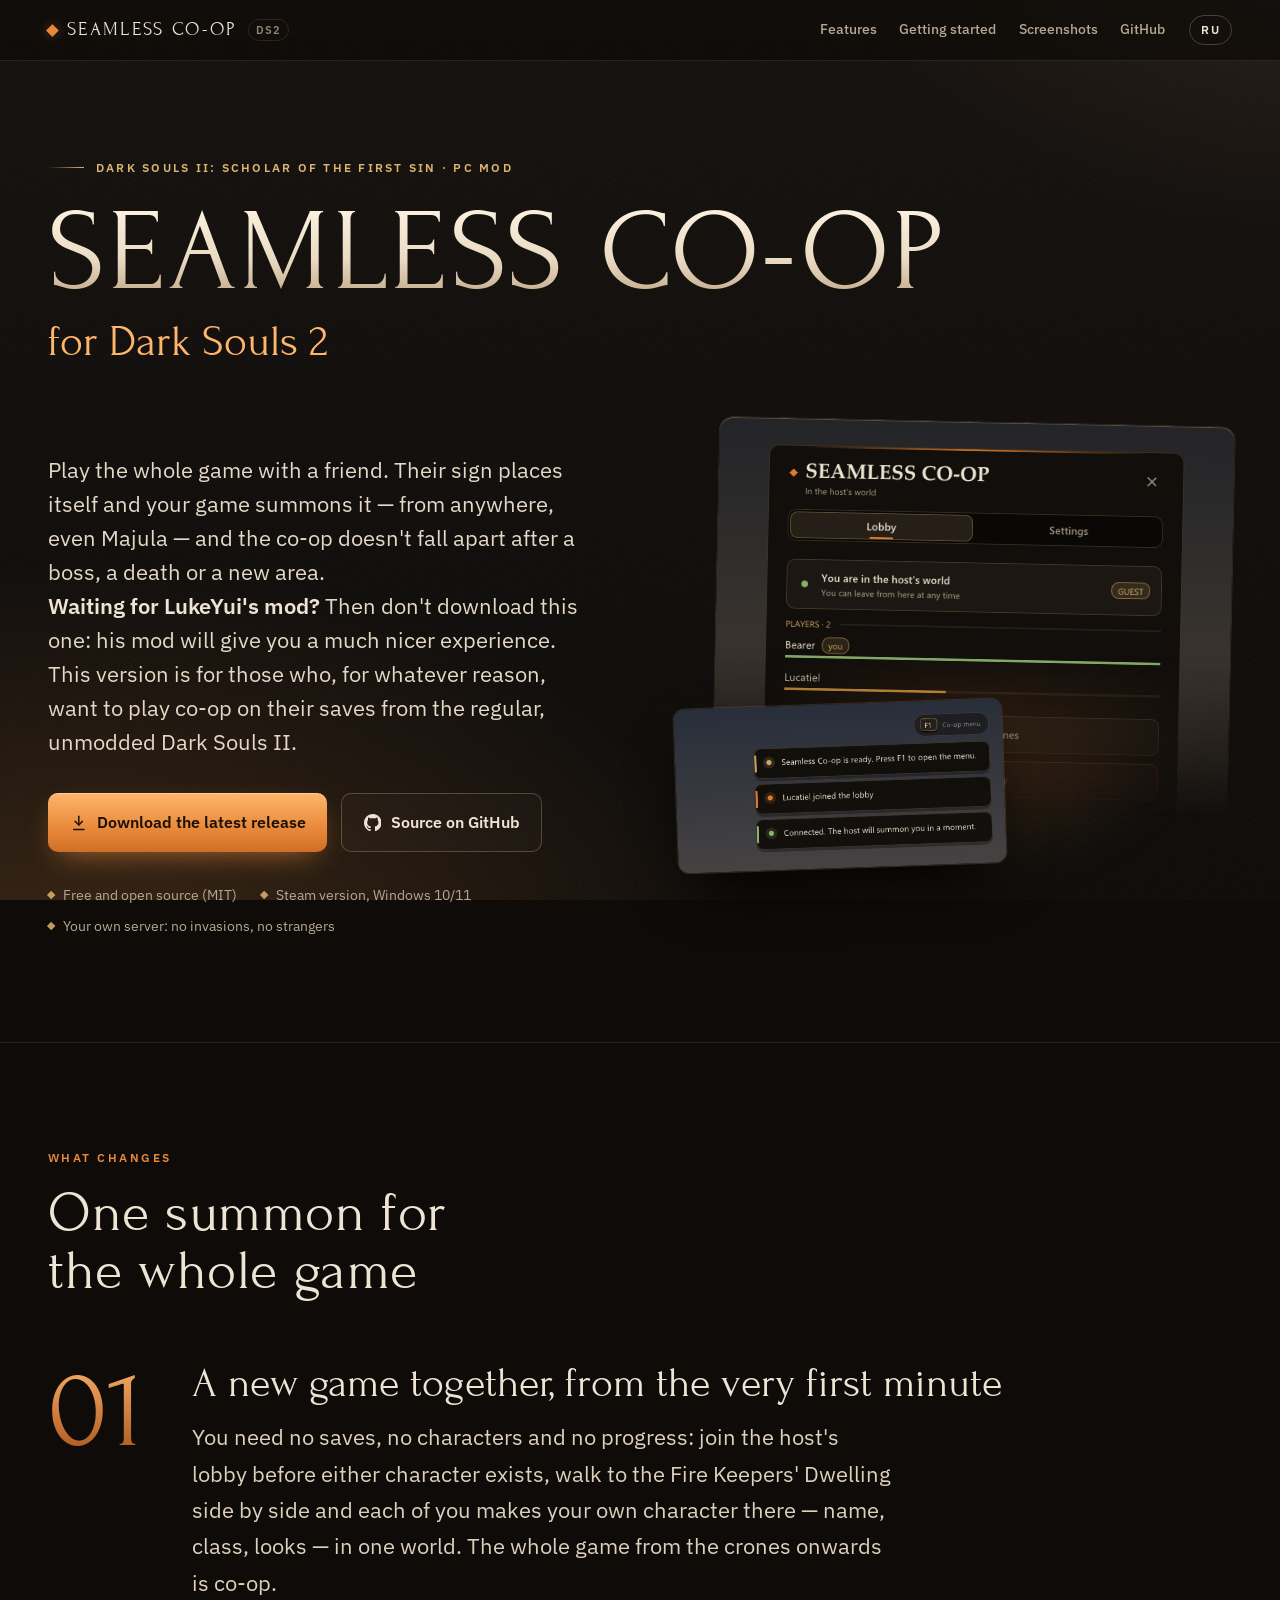
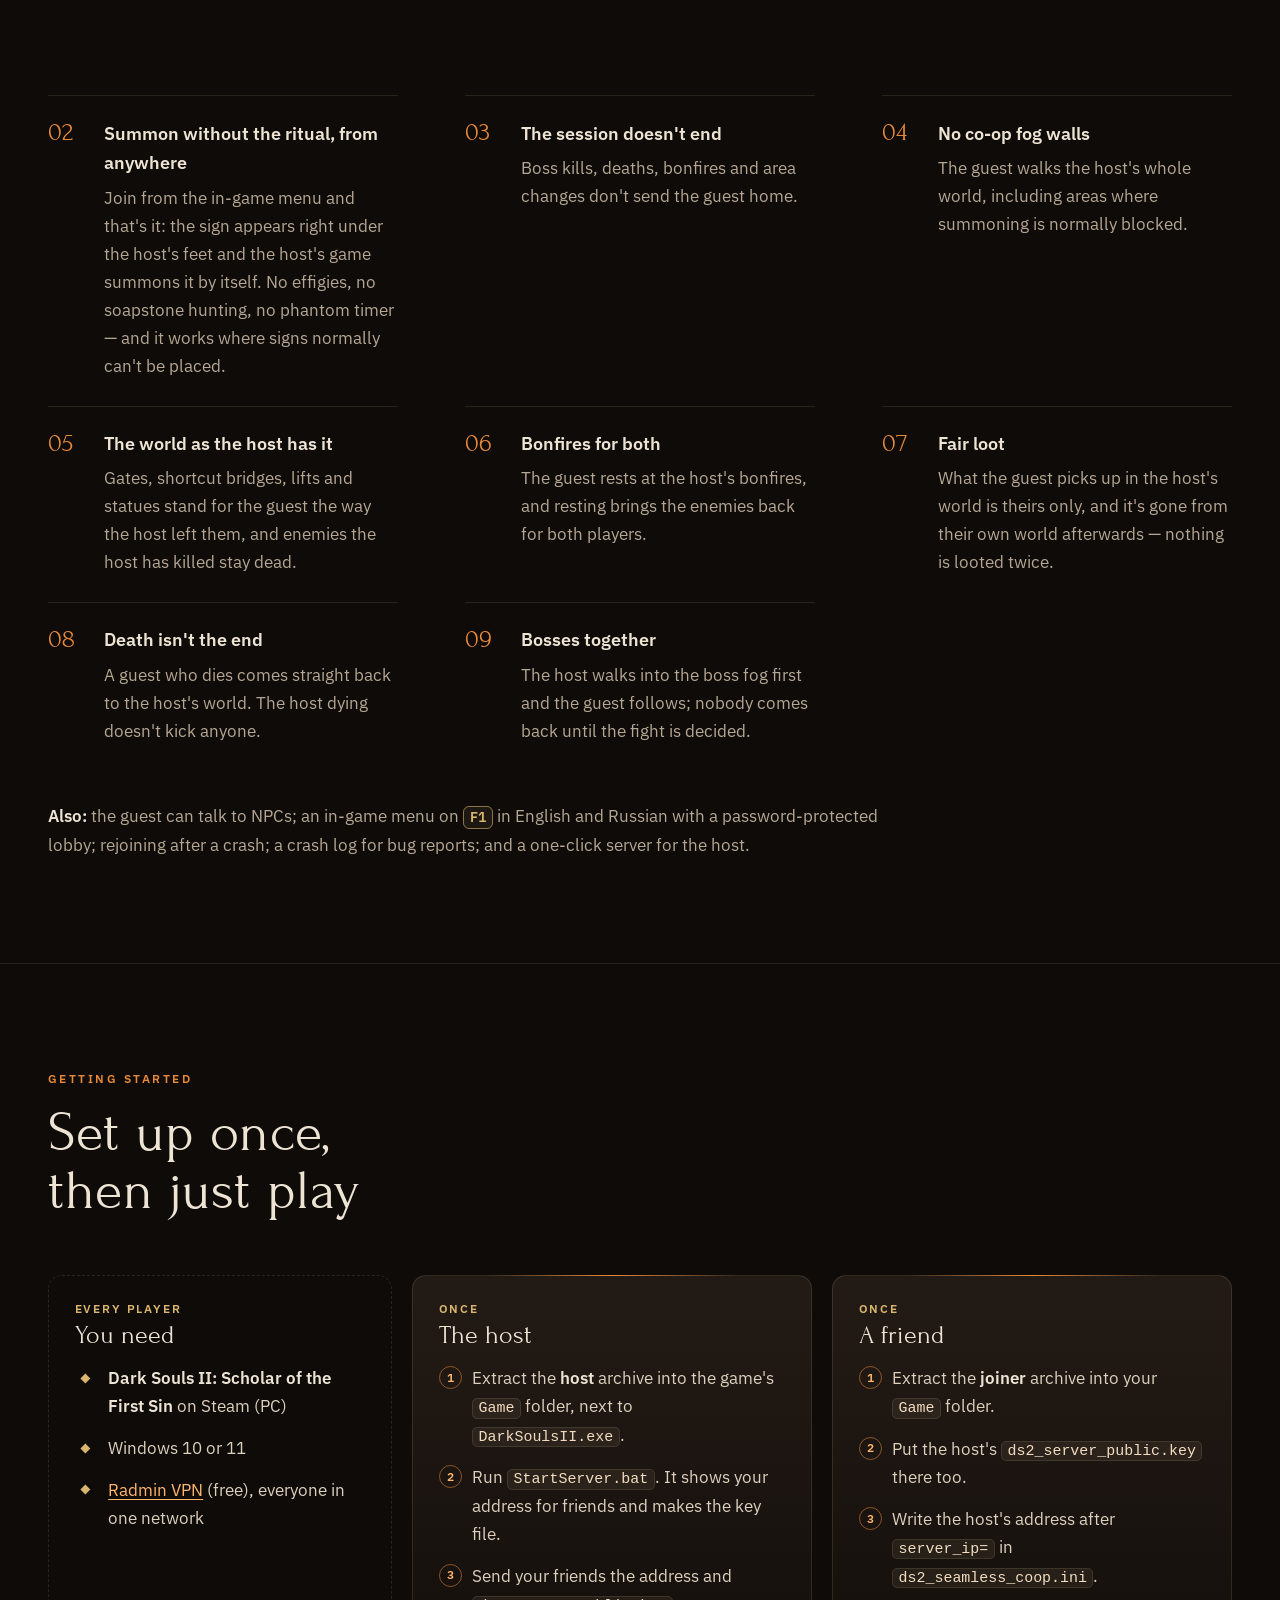
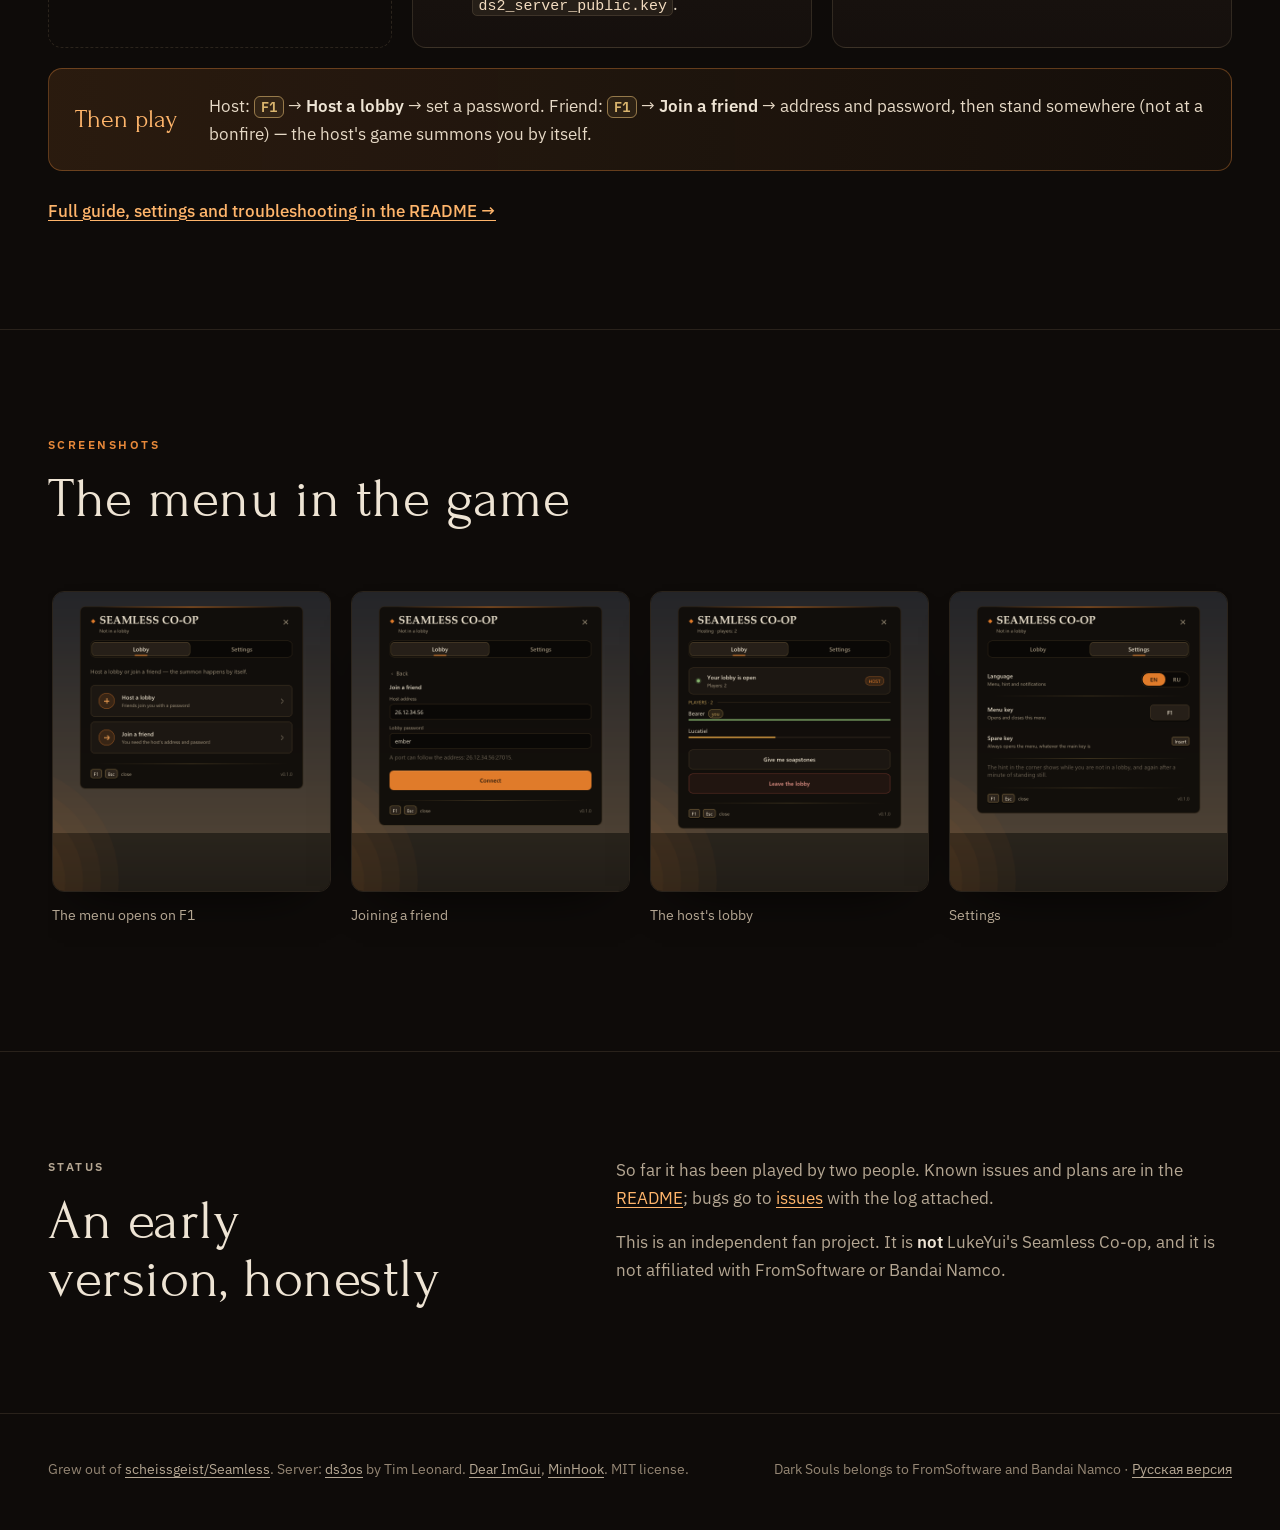
<file: docs/index.html>
<!doctype html>
<html lang="en">
<head>
<meta charset="utf-8">
<meta name="viewport" content="width=device-width, initial-scale=1">
<title>Seamless Co-op for Dark Souls 2 (SotFS) — co-op mod</title>
<meta name="description" content="Seamless Co-op mod for Dark Souls II: Scholar of the First Sin. Play the whole game with a friend: the summon happens by itself, from anywhere, and bosses, deaths or new areas don't end the session.">
<link rel="canonical" href="https://restezzz.github.io/Seamless-DarkSouls2/">
<link rel="alternate" hreflang="en" href="https://restezzz.github.io/Seamless-DarkSouls2/">
<link rel="alternate" hreflang="ru" href="https://restezzz.github.io/Seamless-DarkSouls2/ru/">
<link rel="alternate" hreflang="x-default" href="https://restezzz.github.io/Seamless-DarkSouls2/">
<meta name="theme-color" content="#0e0b09">
<meta property="og:type" content="website">
<meta property="og:site_name" content="Seamless Co-op for Dark Souls 2">
<meta property="og:title" content="Seamless Co-op for Dark Souls 2">
<meta property="og:description" content="Play the whole of Dark Souls II: Scholar of the First Sin with a friend. Summon from anywhere; bosses, deaths and bonfires don't end the session.">
<meta property="og:url" content="https://restezzz.github.io/Seamless-DarkSouls2/">
<meta property="og:image" content="https://restezzz.github.io/Seamless-DarkSouls2/og.png">
<meta property="og:image:width" content="1200">
<meta property="og:image:height" content="630">
<meta property="og:image:alt" content="Seamless Co-op for Dark Souls 2 and its in-game co-op menu">
<meta property="og:locale" content="en_US">
<meta property="og:locale:alternate" content="ru_RU">
<meta name="twitter:card" content="summary_large_image">
<link rel="icon" href="data:image/svg+xml,%3Csvg xmlns='http://www.w3.org/2000/svg' viewBox='0 0 32 32'%3E%3Crect x='9' y='9' width='14' height='14' rx='1.5' transform='rotate(45 16 16)' fill='%23e8893a'/%3E%3C/svg%3E">
<link rel="preconnect" href="https://fonts.googleapis.com">
<link rel="preconnect" href="https://fonts.gstatic.com" crossorigin>
<link rel="stylesheet" href="https://fonts.googleapis.com/css2?family=Forum&amp;family=IBM+Plex+Sans:wght@400;500;600&amp;display=swap">
<link rel="stylesheet" href="site.css">
<script type="application/ld+json">
{
  "@context": "https://schema.org",
  "@type": "SoftwareApplication",
  "name": "Seamless Co-op for Dark Souls II",
  "alternateName": ["Seamless Co-op for Dark Souls 2", "DS2 Seamless Co-op", "Seamless-DarkSouls2"],
  "description": "Seamless co-op mod for Dark Souls II: Scholar of the First Sin (PC). The summon happens by itself, from anywhere; bosses, deaths and bonfires don't end the session.",
  "applicationCategory": "GameApplication",
  "applicationSubCategory": "Game mod",
  "operatingSystem": "Windows 10, Windows 11",
  "url": "https://restezzz.github.io/Seamless-DarkSouls2/",
  "downloadUrl": "https://github.com/Restezzz/Seamless-DarkSouls2/releases/latest",
  "screenshot": "https://restezzz.github.io/Seamless-DarkSouls2/screenshots/en_lobby_guest.png",
  "license": "https://opensource.org/licenses/MIT",
  "isAccessibleForFree": true,
  "offers": { "@type": "Offer", "price": "0", "priceCurrency": "USD" },
  "inLanguage": "en",
  "author": { "@type": "Person", "name": "Restez", "url": "https://github.com/Restezzz" },
  "sameAs": ["https://github.com/Restezzz/Seamless-DarkSouls2"]
}
</script>
</head>
<body>
<a class="skip" href="#main">Skip to content</a>

<div class="atmosphere" aria-hidden="true">
  <span class="ember" style="--x:4%;--t:15s;--d:0s;--drift:70px"></span>
  <span class="ember" style="--x:11%;--t:12s;--d:3s;--drift:30px"></span>
  <span class="ember" style="--x:17%;--t:17s;--d:6s;--drift:90px"></span>
  <span class="ember" style="--x:23%;--t:13s;--d:9s;--drift:-20px"></span>
  <span class="ember" style="--x:8%;--t:19s;--d:11s;--drift:120px"></span>
  <span class="ember" style="--x:29%;--t:16s;--d:4.5s;--drift:40px"></span>
  <span class="ember" style="--x:14%;--t:14s;--d:7.5s;--drift:-40px"></span>
</div>

<header class="bar">
  <div class="wrap bar-inner">
    <a class="brand" href="./"><span class="diamond"></span>Seamless Co-op<small>DS2</small></a>
    <nav class="nav" aria-label="Sections">
      <a href="#features">Features</a>
      <a href="#start">Getting started</a>
      <a href="#shots">Screenshots</a>
      <a href="https://github.com/Restezzz/Seamless-DarkSouls2">GitHub</a>
    </nav>
    <a class="lang" href="ru/" hreflang="ru" lang="ru" title="Русская версия">RU</a>
  </div>
</header>

<main id="main">
  <section class="hero wrap" aria-labelledby="title">
    <p class="overline">Dark Souls II: Scholar of the First Sin · PC mod</p>
    <h1 id="title"><span class="h1-main">Seamless <span class="nowrap">Co-op</span></span> <span class="h1-sub">for Dark Souls 2</span></h1>
    <div class="hero-grid">
      <div class="hero-copy">
        <p class="lede">Play the whole game with a friend. Their sign places itself and your game summons it — from anywhere, even Majula — and the co-op doesn't fall apart after a boss, a death or a new area.</p>
        <p class="lede"><strong>Waiting for LukeYui's mod?</strong> Then don't download this one: his mod will give you a much nicer experience. This version is for those who, for whatever reason, want to play co-op on their saves from the regular, unmodded Dark Souls II.</p>
        <div class="cta">
          <a class="btn btn-ember" href="https://github.com/Restezzz/Seamless-DarkSouls2/releases/latest">
            <svg viewBox="0 0 24 24" fill="none" stroke="currentColor" stroke-width="2" stroke-linecap="round" stroke-linejoin="round" aria-hidden="true"><path d="M12 3v12"/><path d="m7 10 5 5 5-5"/><path d="M5 21h14"/></svg>
            Download the latest release
          </a>
          <a class="btn btn-ghost" href="https://github.com/Restezzz/Seamless-DarkSouls2">
            <svg viewBox="0 0 16 16" fill="currentColor" aria-hidden="true"><path d="M8 0C3.58 0 0 3.58 0 8c0 3.54 2.29 6.53 5.47 7.59.4.07.55-.17.55-.38 0-.19-.01-.82-.01-1.49-2.01.37-2.53-.49-2.69-.94-.09-.23-.48-.94-.82-1.13-.28-.15-.68-.52-.01-.53.63-.01 1.08.58 1.23.82.72 1.21 1.87.87 2.33.66.07-.52.28-.87.51-1.07-1.78-.2-3.64-.89-3.64-3.95 0-.87.31-1.59.82-2.15-.08-.2-.36-1.02.08-2.12 0 0 .67-.21 2.2.82.64-.18 1.32-.27 2-.27.68 0 1.36.09 2 .27 1.53-1.04 2.2-.82 2.2-.82.44 1.1.16 1.92.08 2.12.51.56.82 1.27.82 2.15 0 3.07-1.87 3.75-3.65 3.95.29.25.54.73.54 1.48 0 1.07-.01 1.93-.01 2.2 0 .21.15.46.55.38A8.013 8.013 0 0016 8c0-4.42-3.58-8-8-8z"/></svg>
            Source on GitHub
          </a>
        </div>
        <ul class="facts">
          <li>Free and open source (MIT)</li>
          <li>Steam version, Windows 10/11</li>
          <li>Your own server: no invasions, no strangers</li>
        </ul>
      </div>
      <figure class="hero-art">
        <div class="hero-glow"></div>
        <div class="shot-frame">
          <img src="screenshots/en_lobby_guest.png" width="620" height="670" fetchpriority="high" alt="The co-op menu in the game: you are in the host's world, two players in the lobby">
        </div>
        <img class="shot-toasts" src="screenshots/en_hud.png" width="500" height="250" alt="Notifications: Seamless Co-op is ready, a player joined the lobby, the host will summon you now">
      </figure>
    </div>
  </section>

  <section class="section" id="features" aria-labelledby="features-title">
    <div class="wrap">
      <p class="eyebrow">What changes</p>
      <h2 id="features-title">One summon for the whole game</h2>
      <div class="features-lead">
        <span class="num" aria-hidden="true">01</span>
        <div>
          <h3>A new game together, from the very first minute</h3>
          <p>You need no saves, no characters and no progress: join the host's lobby before either character exists, walk to the Fire Keepers' Dwelling side by side and each of you makes your own character there — name, class, looks — in one world. The whole game from the crones onwards is co-op.</p>
        </div>
      </div>
      <ol class="feature-list">
        <li><span class="num" aria-hidden="true">02</span><div><h3>Summon without the ritual, from anywhere</h3><p>Join from the in-game menu and that's it: the sign appears right under the host's feet and the host's game summons it by itself. No effigies, no soapstone hunting, no phantom timer — and it works where signs normally can't be placed.</p></div></li>
        <li><span class="num" aria-hidden="true">03</span><div><h3>The session doesn't end</h3><p>Boss kills, deaths, bonfires and area changes don't send the guest home.</p></div></li>
        <li><span class="num" aria-hidden="true">04</span><div><h3>No co-op fog walls</h3><p>The guest walks the host's whole world, including areas where summoning is normally blocked.</p></div></li>
        <li><span class="num" aria-hidden="true">05</span><div><h3>The world as the host has it</h3><p>Gates, shortcut bridges, lifts and statues stand for the guest the way the host left them, and enemies the host has killed stay dead.</p></div></li>
        <li><span class="num" aria-hidden="true">06</span><div><h3>Bonfires for both</h3><p>The guest rests at the host's bonfires, and resting brings the enemies back for both players.</p></div></li>
        <li><span class="num" aria-hidden="true">07</span><div><h3>Fair loot</h3><p>What the guest picks up in the host's world is theirs only, and it's gone from their own world afterwards — nothing is looted twice.</p></div></li>
        <li><span class="num" aria-hidden="true">08</span><div><h3>Death isn't the end</h3><p>A guest who dies comes straight back to the host's world. The host dying doesn't kick anyone.</p></div></li>
        <li><span class="num" aria-hidden="true">09</span><div><h3>Bosses together</h3><p>The host walks into the boss fog first and the guest follows; nobody comes back until the fight is decided.</p></div></li>
      </ol>
      <p class="also"><strong>Also:</strong> the guest can talk to NPCs; an in-game menu on <kbd>F1</kbd> in English and Russian with a password-protected lobby; rejoining after a crash; a crash log for bug reports; and a one-click server for the host.</p>
    </div>
  </section>

  <section class="section" id="start" aria-labelledby="start-title">
    <div class="wrap">
      <p class="eyebrow">Getting started</p>
      <h2 id="start-title">Set up once, then just play</h2>
      <div class="steps">
        <article class="card card-need">
          <h3><span>Every player</span>You need</h3>
          <ul>
            <li><strong>Dark Souls II: Scholar of the First Sin</strong> on Steam (PC)</li>
            <li>Windows 10 or 11</li>
            <li><a href="https://www.radmin-vpn.com/">Radmin VPN</a> (free), everyone in one network</li>
          </ul>
        </article>
        <article class="card">
          <h3><span>Once</span>The host</h3>
          <ol>
            <li>Extract the <strong>host</strong> archive into the game's <code>Game</code> folder, next to <code>DarkSoulsII.exe</code>.</li>
            <li>Run <code>StartServer.bat</code>. It shows your address for friends and makes the key file.</li>
            <li>Send your friends the address and <code>ds2_server_public.key</code>.</li>
          </ol>
        </article>
        <article class="card">
          <h3><span>Once</span>A friend</h3>
          <ol>
            <li>Extract the <strong>joiner</strong> archive into your <code>Game</code> folder.</li>
            <li>Put the host's <code>ds2_server_public.key</code> there too.</li>
            <li>Write the host's address after <code>server_ip=</code> in <code>ds2_seamless_coop.ini</code>.</li>
          </ol>
        </article>
      </div>
      <div class="play">
        <h3>Then play</h3>
        <p>Host: <kbd>F1</kbd> → <b>Host a lobby</b> → set a password. Friend: <kbd>F1</kbd> → <b>Join a friend</b> → address and password, then stand somewhere (not at a bonfire) — the host's game summons you by itself.</p>
      </div>
      <a class="more" href="https://github.com/Restezzz/Seamless-DarkSouls2#readme">Full guide, settings and troubleshooting in the README →</a>
    </div>
  </section>

  <section class="section" id="shots" aria-labelledby="shots-title">
    <div class="wrap">
      <p class="eyebrow">Screenshots</p>
      <h2 id="shots-title">The menu in the game</h2>
      <div class="shots" role="region" aria-label="Screenshots" tabindex="0">
        <figure>
          <img src="screenshots/en_home.png" width="620" height="670" loading="lazy" alt="The co-op menu: host a lobby or join a friend">
          <figcaption>The menu opens on F1</figcaption>
        </figure>
        <figure>
          <img src="screenshots/en_join.png" width="620" height="670" loading="lazy" alt="Joining a friend: the host's address and the lobby password">
          <figcaption>Joining a friend</figcaption>
        </figure>
        <figure>
          <img src="screenshots/en_lobby_host.png" width="620" height="670" loading="lazy" alt="The host's lobby with the player list">
          <figcaption>The host's lobby</figcaption>
        </figure>
        <figure>
          <img src="screenshots/en_settings.png" width="620" height="670" loading="lazy" alt="Settings: language, menu key and what gets synced">
          <figcaption>Settings</figcaption>
        </figure>
      </div>
    </div>
  </section>

  <section class="section" aria-labelledby="status-title">
    <div class="wrap note">
      <div>
        <p class="eyebrow">Status</p>
        <h2 id="status-title">An early version, honestly</h2>
      </div>
      <div>
        <p>So far it has been played by two people. Known issues and plans are in the <a href="https://github.com/Restezzz/Seamless-DarkSouls2#readme">README</a>; bugs go to <a href="https://github.com/Restezzz/Seamless-DarkSouls2/issues">issues</a> with the log attached.</p>
        <p>This is an independent fan project. It is <strong>not</strong> LukeYui's Seamless Co-op, and it is not affiliated with FromSoftware or Bandai Namco.</p>
      </div>
    </div>
  </section>
</main>

<footer class="foot">
  <div class="wrap foot-inner">
    <p>Grew out of <a href="https://github.com/scheissgeist/Seamless">scheissgeist/Seamless</a>. Server: <a href="https://github.com/TLeonardUK/ds3os">ds3os</a> by Tim Leonard. <a href="https://github.com/ocornut/imgui">Dear ImGui</a>, <a href="https://github.com/TsudaKageyu/minhook">MinHook</a>. MIT license.</p>
    <p>Dark Souls belongs to FromSoftware and Bandai Namco · <a href="ru/" hreflang="ru" lang="ru">Русская версия</a></p>
  </div>
</footer>
</body>
</html>
</file>
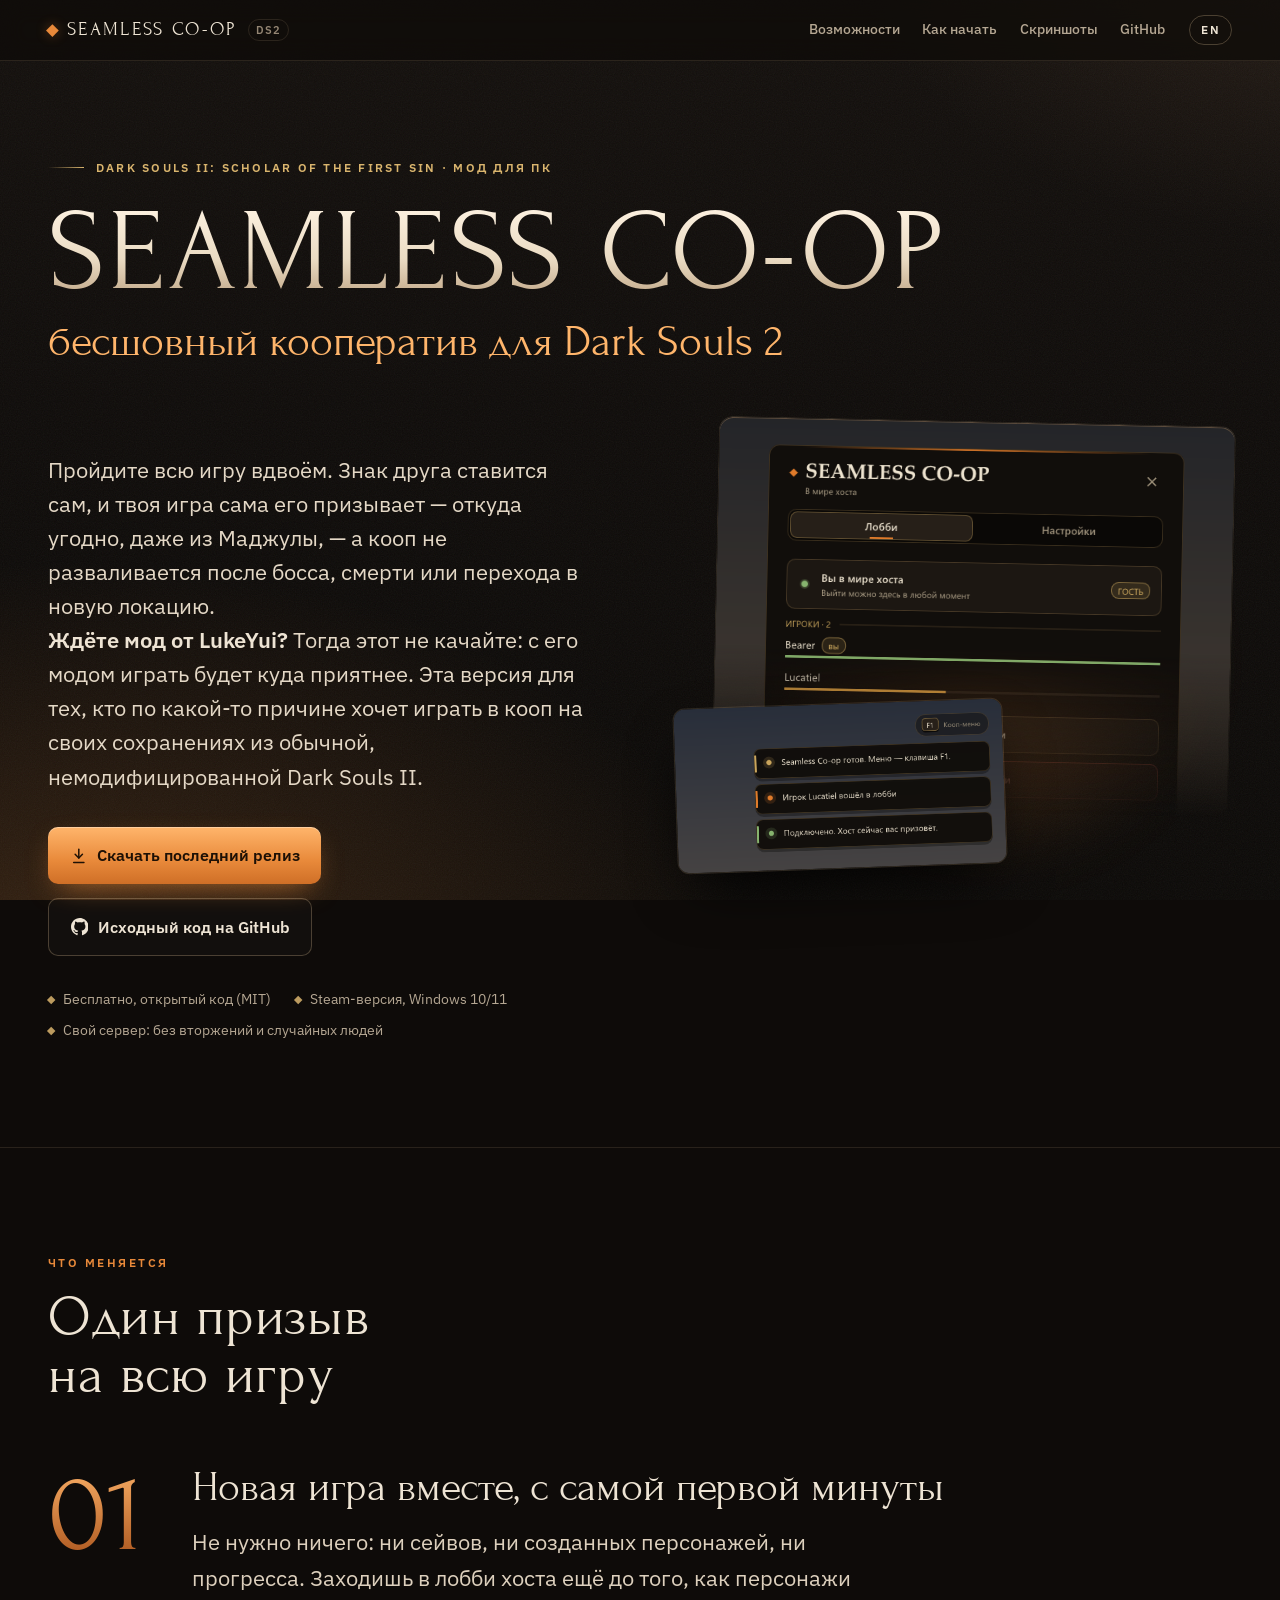
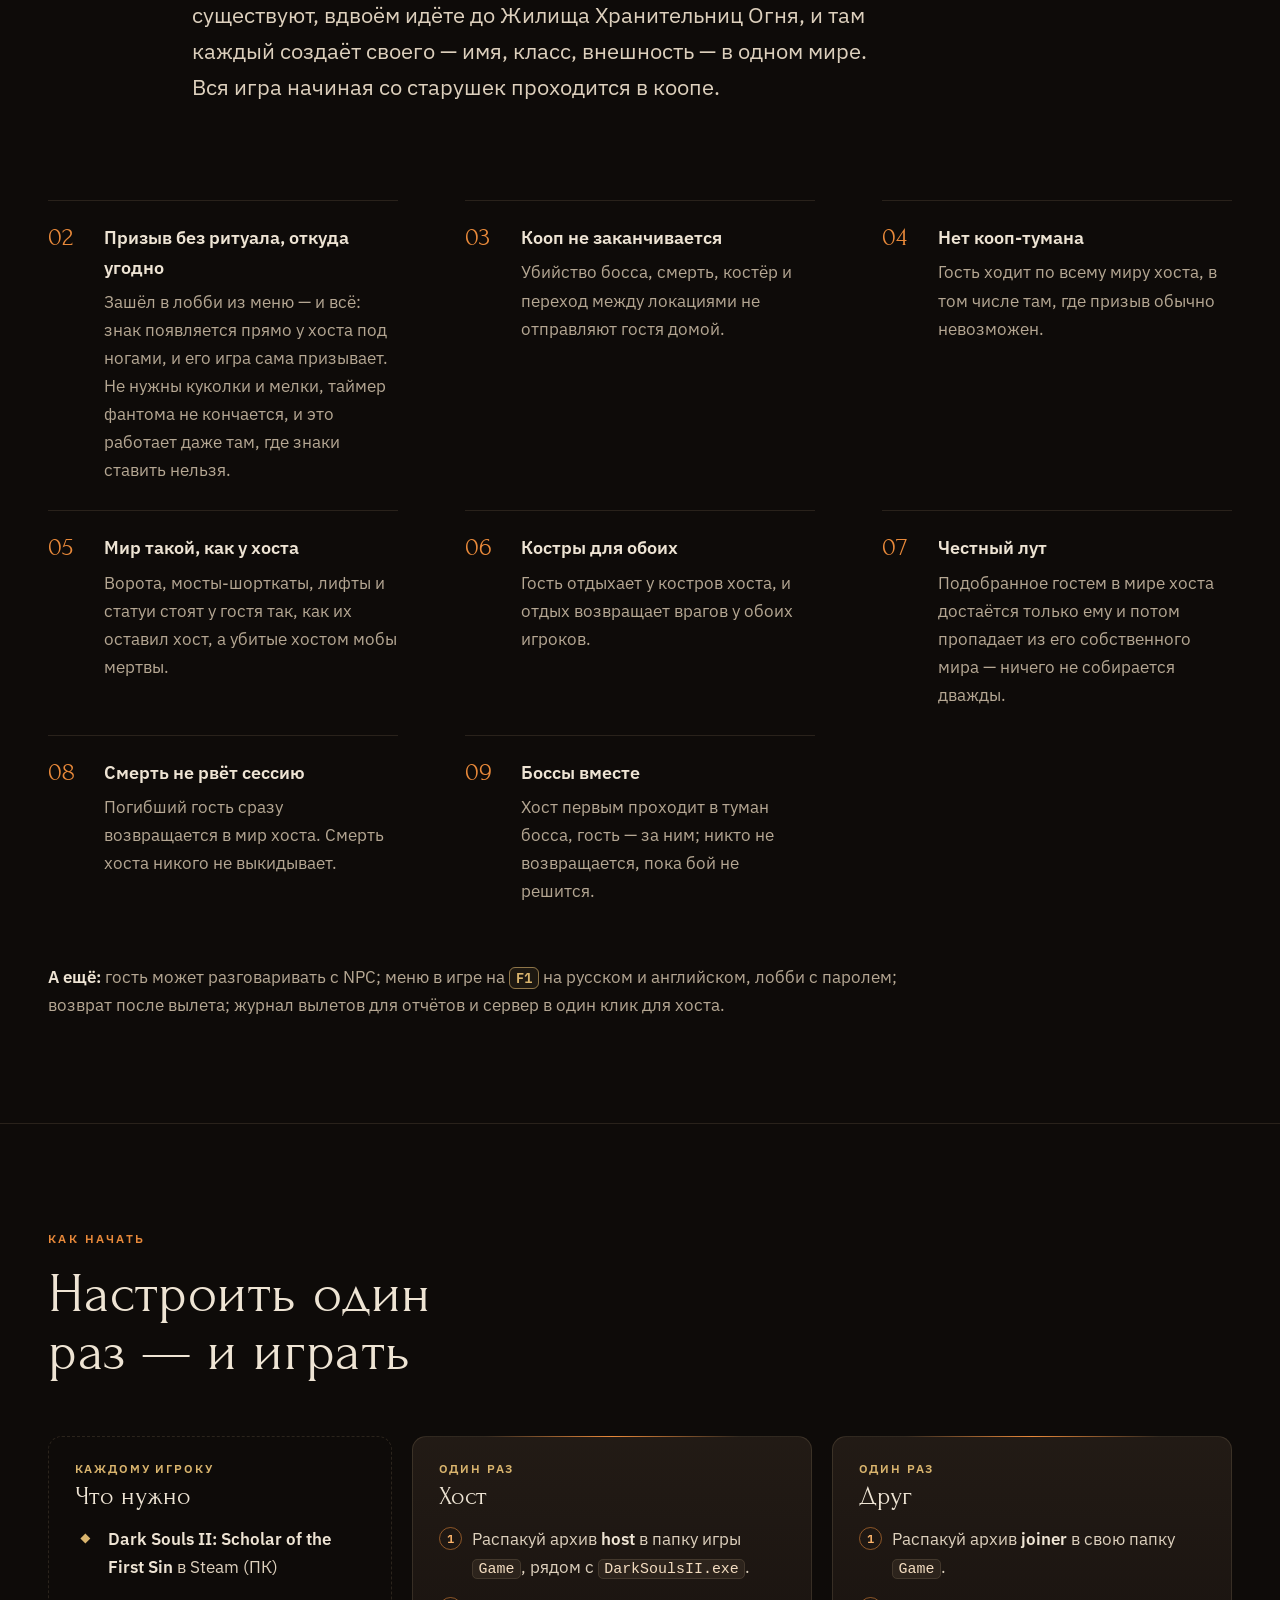
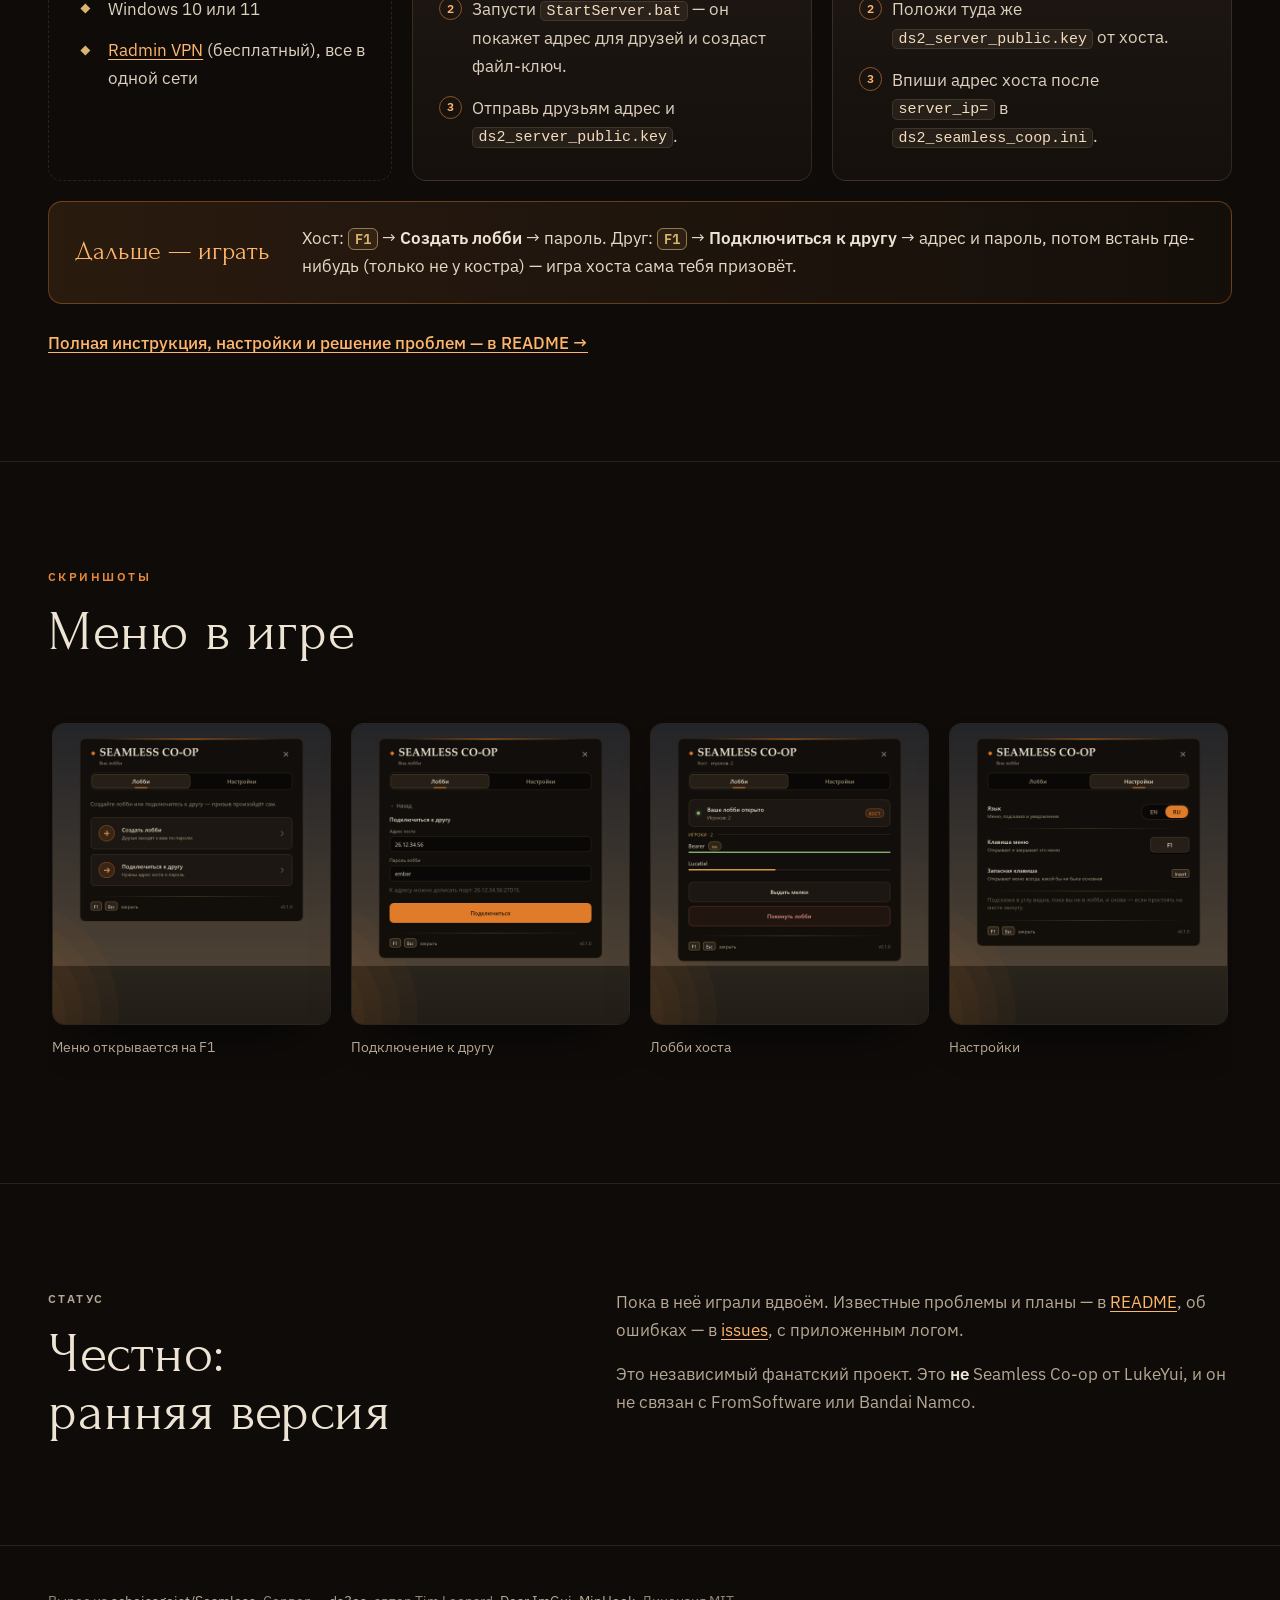
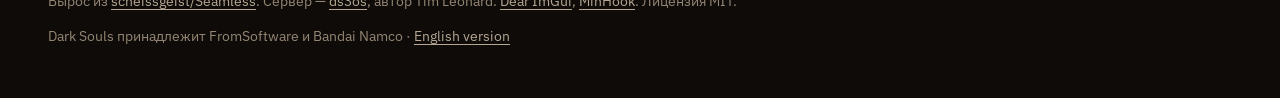
<file: docs/ru/index.html>
<!doctype html>
<html lang="ru">
<head>
<meta charset="utf-8">
<meta name="viewport" content="width=device-width, initial-scale=1">
<title>Seamless Co-op для Dark Souls 2 — бесшовный кооператив (SotFS)</title>
<meta name="description" content="Мод на бесшовный кооператив для Dark Souls II: Scholar of the First Sin. Пройдите всю игру вдвоём: призыв сам и откуда угодно, а босс, смерть или новая локация не разрывают сессию. Бесплатно, открытый код.">
<link rel="canonical" href="https://restezzz.github.io/Seamless-DarkSouls2/ru/">
<link rel="alternate" hreflang="en" href="https://restezzz.github.io/Seamless-DarkSouls2/">
<link rel="alternate" hreflang="ru" href="https://restezzz.github.io/Seamless-DarkSouls2/ru/">
<link rel="alternate" hreflang="x-default" href="https://restezzz.github.io/Seamless-DarkSouls2/">
<meta name="theme-color" content="#0e0b09">
<meta property="og:type" content="website">
<meta property="og:site_name" content="Seamless Co-op для Dark Souls 2">
<meta property="og:title" content="Seamless Co-op — бесшовный кооператив для Dark Souls 2">
<meta property="og:description" content="Пройдите всю Dark Souls II: Scholar of the First Sin вдвоём. Призыв откуда угодно; боссы, смерти и костры не заканчивают сессию.">
<meta property="og:url" content="https://restezzz.github.io/Seamless-DarkSouls2/ru/">
<meta property="og:image" content="https://restezzz.github.io/Seamless-DarkSouls2/og.png">
<meta property="og:image:width" content="1200">
<meta property="og:image:height" content="630">
<meta property="og:image:alt" content="Seamless Co-op для Dark Souls 2 и его кооп-меню в игре">
<meta property="og:locale" content="ru_RU">
<meta property="og:locale:alternate" content="en_US">
<meta name="twitter:card" content="summary_large_image">
<link rel="icon" href="data:image/svg+xml,%3Csvg xmlns='http://www.w3.org/2000/svg' viewBox='0 0 32 32'%3E%3Crect x='9' y='9' width='14' height='14' rx='1.5' transform='rotate(45 16 16)' fill='%23e8893a'/%3E%3C/svg%3E">
<link rel="preconnect" href="https://fonts.googleapis.com">
<link rel="preconnect" href="https://fonts.gstatic.com" crossorigin>
<link rel="stylesheet" href="https://fonts.googleapis.com/css2?family=Forum&amp;family=IBM+Plex+Sans:wght@400;500;600&amp;display=swap">
<link rel="stylesheet" href="../site.css">
<script type="application/ld+json">
{
  "@context": "https://schema.org",
  "@type": "SoftwareApplication",
  "name": "Seamless Co-op для Dark Souls II",
  "alternateName": ["Бесшовный кооператив для Dark Souls 2", "Seamless Co-op for Dark Souls II", "DS2 Seamless Co-op"],
  "description": "Мод на бесшовный кооператив для Dark Souls II: Scholar of the First Sin (ПК). Призыв сам и откуда угодно; боссы, смерти и костры не заканчивают сессию.",
  "applicationCategory": "GameApplication",
  "applicationSubCategory": "Мод для игры",
  "operatingSystem": "Windows 10, Windows 11",
  "url": "https://restezzz.github.io/Seamless-DarkSouls2/ru/",
  "downloadUrl": "https://github.com/Restezzz/Seamless-DarkSouls2/releases/latest",
  "screenshot": "https://restezzz.github.io/Seamless-DarkSouls2/screenshots/ru_lobby_guest.png",
  "license": "https://opensource.org/licenses/MIT",
  "isAccessibleForFree": true,
  "offers": { "@type": "Offer", "price": "0", "priceCurrency": "RUB" },
  "inLanguage": "ru",
  "author": { "@type": "Person", "name": "Restez", "url": "https://github.com/Restezzz" },
  "sameAs": ["https://github.com/Restezzz/Seamless-DarkSouls2"]
}
</script>
</head>
<body>
<a class="skip" href="#main">К содержимому</a>

<div class="atmosphere" aria-hidden="true">
  <span class="ember" style="--x:4%;--t:15s;--d:0s;--drift:70px"></span>
  <span class="ember" style="--x:11%;--t:12s;--d:3s;--drift:30px"></span>
  <span class="ember" style="--x:17%;--t:17s;--d:6s;--drift:90px"></span>
  <span class="ember" style="--x:23%;--t:13s;--d:9s;--drift:-20px"></span>
  <span class="ember" style="--x:8%;--t:19s;--d:11s;--drift:120px"></span>
  <span class="ember" style="--x:29%;--t:16s;--d:4.5s;--drift:40px"></span>
  <span class="ember" style="--x:14%;--t:14s;--d:7.5s;--drift:-40px"></span>
</div>

<header class="bar">
  <div class="wrap bar-inner">
    <a class="brand" href="./"><span class="diamond"></span>Seamless Co-op<small>DS2</small></a>
    <nav class="nav" aria-label="Разделы">
      <a href="#features">Возможности</a>
      <a href="#start">Как начать</a>
      <a href="#shots">Скриншоты</a>
      <a href="https://github.com/Restezzz/Seamless-DarkSouls2">GitHub</a>
    </nav>
    <a class="lang" href="../" hreflang="en" lang="en" title="English version">EN</a>
  </div>
</header>

<main id="main">
  <section class="hero wrap" aria-labelledby="title">
    <p class="overline">Dark Souls II: Scholar of the First Sin · мод для ПК</p>
    <h1 id="title"><span class="h1-main">Seamless <span class="nowrap">Co-op</span></span> <span class="h1-sub">бесшовный кооператив для Dark Souls 2</span></h1>
    <div class="hero-grid">
      <div class="hero-copy">
        <p class="lede">Пройдите всю игру вдвоём. Знак друга ставится сам, и твоя игра сама его призывает — откуда угодно, даже из Маджулы, — а кооп не разваливается после босса, смерти или перехода в новую локацию.</p>
        <p class="lede"><strong>Ждёте мод от LukeYui?</strong> Тогда этот не качайте: с его модом играть будет куда приятнее. Эта версия для тех, кто по какой-то причине хочет играть в кооп на своих сохранениях из обычной, немодифицированной Dark Souls II.</p>
        <div class="cta">
          <a class="btn btn-ember" href="https://github.com/Restezzz/Seamless-DarkSouls2/releases/latest">
            <svg viewBox="0 0 24 24" fill="none" stroke="currentColor" stroke-width="2" stroke-linecap="round" stroke-linejoin="round" aria-hidden="true"><path d="M12 3v12"/><path d="m7 10 5 5 5-5"/><path d="M5 21h14"/></svg>
            Скачать последний релиз
          </a>
          <a class="btn btn-ghost" href="https://github.com/Restezzz/Seamless-DarkSouls2">
            <svg viewBox="0 0 16 16" fill="currentColor" aria-hidden="true"><path d="M8 0C3.58 0 0 3.58 0 8c0 3.54 2.29 6.53 5.47 7.59.4.07.55-.17.55-.38 0-.19-.01-.82-.01-1.49-2.01.37-2.53-.49-2.69-.94-.09-.23-.48-.94-.82-1.13-.28-.15-.68-.52-.01-.53.63-.01 1.08.58 1.23.82.72 1.21 1.87.87 2.33.66.07-.52.28-.87.51-1.07-1.78-.2-3.64-.89-3.64-3.95 0-.87.31-1.59.82-2.15-.08-.2-.36-1.02.08-2.12 0 0 .67-.21 2.2.82.64-.18 1.32-.27 2-.27.68 0 1.36.09 2 .27 1.53-1.04 2.2-.82 2.2-.82.44 1.1.16 1.92.08 2.12.51.56.82 1.27.82 2.15 0 3.07-1.87 3.75-3.65 3.95.29.25.54.73.54 1.48 0 1.07-.01 1.93-.01 2.2 0 .21.15.46.55.38A8.013 8.013 0 0016 8c0-4.42-3.58-8-8-8z"/></svg>
            Исходный код на GitHub
          </a>
        </div>
        <ul class="facts">
          <li>Бесплатно, открытый код (MIT)</li>
          <li>Steam-версия, Windows 10/11</li>
          <li>Свой сервер: без вторжений и случайных людей</li>
        </ul>
      </div>
      <figure class="hero-art">
        <div class="hero-glow"></div>
        <div class="shot-frame">
          <img src="../screenshots/ru_lobby_guest.png" width="620" height="670" fetchpriority="high" alt="Кооп-меню в игре: ты в мире хоста, в лобби два игрока">
        </div>
        <img class="shot-toasts" src="../screenshots/ru_hud.png" width="500" height="250" alt="Уведомления: Seamless Co-op готов, игрок вошёл в лобби, хост сейчас вас призовёт">
      </figure>
    </div>
  </section>

  <section class="section" id="features" aria-labelledby="features-title">
    <div class="wrap">
      <p class="eyebrow">Что меняется</p>
      <h2 id="features-title">Один призыв на всю игру</h2>
      <div class="features-lead">
        <span class="num" aria-hidden="true">01</span>
        <div>
          <h3>Новая игра вместе, с самой первой минуты</h3>
          <p>Не нужно ничего: ни сейвов, ни созданных персонажей, ни прогресса. Заходишь в лобби хоста ещё до того, как персонажи существуют, вдвоём идёте до Жилища Хранительниц Огня, и там каждый создаёт своего — имя, класс, внешность — в одном мире. Вся игра начиная со старушек проходится в коопе.</p>
        </div>
      </div>
      <ol class="feature-list">
        <li><span class="num" aria-hidden="true">02</span><div><h3>Призыв без ритуала, откуда угодно</h3><p>Зашёл в лобби из меню — и всё: знак появляется прямо у хоста под ногами, и его игра сама призывает. Не нужны куколки и мелки, таймер фантома не кончается, и это работает даже там, где знаки ставить нельзя.</p></div></li>
        <li><span class="num" aria-hidden="true">03</span><div><h3>Кооп не заканчивается</h3><p>Убийство босса, смерть, костёр и переход между локациями не отправляют гостя домой.</p></div></li>
        <li><span class="num" aria-hidden="true">04</span><div><h3>Нет кооп-тумана</h3><p>Гость ходит по всему миру хоста, в том числе там, где призыв обычно невозможен.</p></div></li>
        <li><span class="num" aria-hidden="true">05</span><div><h3>Мир такой, как у хоста</h3><p>Ворота, мосты-шорткаты, лифты и статуи стоят у гостя так, как их оставил хост, а убитые хостом мобы мертвы.</p></div></li>
        <li><span class="num" aria-hidden="true">06</span><div><h3>Костры для обоих</h3><p>Гость отдыхает у костров хоста, и отдых возвращает врагов у обоих игроков.</p></div></li>
        <li><span class="num" aria-hidden="true">07</span><div><h3>Честный лут</h3><p>Подобранное гостем в мире хоста достаётся только ему и потом пропадает из его собственного мира — ничего не собирается дважды.</p></div></li>
        <li><span class="num" aria-hidden="true">08</span><div><h3>Смерть не рвёт сессию</h3><p>Погибший гость сразу возвращается в мир хоста. Смерть хоста никого не выкидывает.</p></div></li>
        <li><span class="num" aria-hidden="true">09</span><div><h3>Боссы вместе</h3><p>Хост первым проходит в туман босса, гость — за ним; никто не возвращается, пока бой не решится.</p></div></li>
      </ol>
      <p class="also"><strong>А ещё:</strong> гость может разговаривать с NPC; меню в игре на <kbd>F1</kbd> на русском и английском, лобби с паролем; возврат после вылета; журнал вылетов для отчётов и сервер в один клик для хоста.</p>
    </div>
  </section>

  <section class="section" id="start" aria-labelledby="start-title">
    <div class="wrap">
      <p class="eyebrow">Как начать</p>
      <h2 id="start-title">Настроить один раз — и играть</h2>
      <div class="steps">
        <article class="card card-need">
          <h3><span>Каждому игроку</span>Что нужно</h3>
          <ul>
            <li><strong>Dark Souls II: Scholar of the First Sin</strong> в Steam (ПК)</li>
            <li>Windows 10 или 11</li>
            <li><a href="https://www.radmin-vpn.com/ru/">Radmin VPN</a> (бесплатный), все в одной сети</li>
          </ul>
        </article>
        <article class="card">
          <h3><span>Один раз</span>Хост</h3>
          <ol>
            <li>Распакуй архив <strong>host</strong> в папку игры <code>Game</code>, рядом с <code>DarkSoulsII.exe</code>.</li>
            <li>Запусти <code>StartServer.bat</code> — он покажет адрес для друзей и создаст файл-ключ.</li>
            <li>Отправь друзьям адрес и <code>ds2_server_public.key</code>.</li>
          </ol>
        </article>
        <article class="card">
          <h3><span>Один раз</span>Друг</h3>
          <ol>
            <li>Распакуй архив <strong>joiner</strong> в свою папку <code>Game</code>.</li>
            <li>Положи туда же <code>ds2_server_public.key</code> от хоста.</li>
            <li>Впиши адрес хоста после <code>server_ip=</code> в <code>ds2_seamless_coop.ini</code>.</li>
          </ol>
        </article>
      </div>
      <div class="play">
        <h3>Дальше — играть</h3>
        <p>Хост: <kbd>F1</kbd> → <b>Создать лобби</b> → пароль. Друг: <kbd>F1</kbd> → <b>Подключиться к другу</b> → адрес и пароль, потом встань где-нибудь (только не у костра) — игра хоста сама тебя призовёт.</p>
      </div>
      <a class="more" href="https://github.com/Restezzz/Seamless-DarkSouls2#readme">Полная инструкция, настройки и решение проблем — в README →</a>
    </div>
  </section>

  <section class="section" id="shots" aria-labelledby="shots-title">
    <div class="wrap">
      <p class="eyebrow">Скриншоты</p>
      <h2 id="shots-title">Меню в игре</h2>
      <div class="shots" role="region" aria-label="Скриншоты" tabindex="0">
        <figure>
          <img src="../screenshots/ru_home.png" width="620" height="670" loading="lazy" alt="Кооп-меню: создать лобби или подключиться к другу">
          <figcaption>Меню открывается на F1</figcaption>
        </figure>
        <figure>
          <img src="../screenshots/ru_join.png" width="620" height="670" loading="lazy" alt="Подключение к другу: адрес хоста и пароль лобби">
          <figcaption>Подключение к другу</figcaption>
        </figure>
        <figure>
          <img src="../screenshots/ru_lobby_host.png" width="620" height="670" loading="lazy" alt="Лобби хоста со списком игроков">
          <figcaption>Лобби хоста</figcaption>
        </figure>
        <figure>
          <img src="../screenshots/ru_settings.png" width="620" height="670" loading="lazy" alt="Настройки: язык, клавиша меню и что синхронизируется">
          <figcaption>Настройки</figcaption>
        </figure>
      </div>
    </div>
  </section>

  <section class="section" aria-labelledby="status-title">
    <div class="wrap note">
      <div>
        <p class="eyebrow">Статус</p>
        <h2 id="status-title">Честно: ранняя версия</h2>
      </div>
      <div>
        <p>Пока в неё играли вдвоём. Известные проблемы и планы — в <a href="https://github.com/Restezzz/Seamless-DarkSouls2#readme">README</a>, об ошибках — в <a href="https://github.com/Restezzz/Seamless-DarkSouls2/issues">issues</a>, с приложенным логом.</p>
        <p>Это независимый фанатский проект. Это <strong>не</strong> Seamless Co-op от LukeYui, и он не связан с FromSoftware или Bandai Namco.</p>
      </div>
    </div>
  </section>
</main>

<footer class="foot">
  <div class="wrap foot-inner">
    <p>Вырос из <a href="https://github.com/scheissgeist/Seamless">scheissgeist/Seamless</a>. Сервер — <a href="https://github.com/TLeonardUK/ds3os">ds3os</a>, автор Tim Leonard. <a href="https://github.com/ocornut/imgui">Dear ImGui</a>, <a href="https://github.com/TsudaKageyu/minhook">MinHook</a>. Лицензия MIT.</p>
    <p>Dark Souls принадлежит FromSoftware и Bandai Namco · <a href="../" hreflang="en" lang="en">English version</a></p>
  </div>
</footer>
</body>
</html>
</file>
<file: docs/site.css>
/* Seamless Co-op for Dark Souls 2 — project site (GitHub Pages, served from docs/).
   One stylesheet for both languages; colours follow the in-game menu. */

:root {
  --ground: #0e0b09;
  --panel-top: rgba(36, 29, 23, 0.92);
  --panel-bottom: rgba(22, 17, 14, 0.92);
  --edge: rgba(236, 204, 160, 0.13);
  --edge-strong: rgba(236, 204, 160, 0.26);
  --line: rgba(236, 204, 160, 0.12);
  --text: #eee4d4;
  --text-soft: #ddd0bd;
  --muted: #b5a793;
  --dim: #948674;
  --ember: #e8893a;
  --ember-hot: #ffb56b;
  --ember-light: #ffd3a3;
  --ember-glow: rgba(232, 137, 58, 0.38);
  --gold: #dab56e;

  --font-display: "Forum", "Cormorant Garamond", Georgia, "Times New Roman", serif;
  --font-body: "IBM Plex Sans", "Segoe UI", system-ui, -apple-system, sans-serif;
  --font-mono: ui-monospace, "Cascadia Mono", Consolas, monospace;

  --text-sm: 0.875rem;
  --text-base: clamp(1rem, 0.97rem + 0.15vw, 1.0625rem);
  --text-lede: clamp(1.125rem, 1.02rem + 0.5vw, 1.375rem);
  --text-h2: clamp(2.125rem, 1.5rem + 2.6vw, 3.5rem);
  --text-hero: clamp(3.1rem, 1.2rem + 8vw, 7.25rem);
  --text-hero-sub: clamp(1.5rem, 1rem + 2.2vw, 2.75rem);

  --space-section: clamp(4rem, 2.5rem + 5vw, 7rem);
  --gutter: clamp(1.25rem, 0.8rem + 2vw, 2.5rem);
  --wrap: 74rem;
  --radius: 14px;

  --duration-fast: 160ms;
  --duration-normal: 320ms;
  --ease-out-expo: cubic-bezier(0.16, 1, 0.3, 1);
}

*,
*::before,
*::after {
  box-sizing: border-box;
}

html {
  color-scheme: dark;
  -webkit-text-size-adjust: 100%;
  scroll-behavior: smooth;
  scroll-padding-top: 5rem;
}

body {
  margin: 0;
  min-height: 100vh;
  background: var(--ground);
  color: var(--text);
  font: 400 var(--text-base) / 1.65 var(--font-body);
}

img {
  display: block;
  max-width: 100%;
  height: auto;
}

a {
  color: var(--ember-hot);
  text-decoration-thickness: 1px;
  text-underline-offset: 0.2em;
}

a:hover {
  color: var(--ember-light);
}

:focus-visible {
  outline: 2px solid var(--ember-hot);
  outline-offset: 3px;
  border-radius: 4px;
}

code {
  font-family: var(--font-mono);
  font-size: 0.88em;
  padding: 0.08em 0.36em;
  border-radius: 5px;
  border: 1px solid var(--line);
  background: rgba(236, 204, 160, 0.07);
  color: #f3dcc0;
  overflow-wrap: anywhere;
}

kbd {
  font-family: var(--font-body);
  font-size: 0.8em;
  font-weight: 600;
  padding: 0.08em 0.45em;
  border-radius: 6px;
  border: 1px solid rgba(218, 181, 110, 0.6);
  background: rgba(218, 181, 110, 0.08);
  color: var(--gold);
}

b,
strong {
  font-weight: 600;
  color: var(--text);
}

/* ---- atmosphere: bonfire glow, grain, embers ---- */

.atmosphere {
  position: fixed;
  inset: 0;
  z-index: -1;
  overflow: hidden;
  pointer-events: none;
}

.atmosphere::before {
  content: "";
  position: absolute;
  inset: 0;
  background:
    radial-gradient(70rem 45rem at 6% 112%, rgba(232, 137, 58, 0.22), transparent 62%),
    radial-gradient(50rem 32rem at 104% -8%, rgba(150, 110, 80, 0.16), transparent 60%),
    linear-gradient(180deg, #130f0c 0%, var(--ground) 45%, #0b0907 100%);
}

.atmosphere::after {
  content: "";
  position: absolute;
  inset: 0;
  opacity: 0.06;
  background-image: url("data:image/svg+xml,%3Csvg xmlns='http://www.w3.org/2000/svg' width='160' height='160'%3E%3Cfilter id='n'%3E%3CfeTurbulence type='fractalNoise' baseFrequency='.85' numOctaves='3' stitchTiles='stitch'/%3E%3C/filter%3E%3Crect width='100%25' height='100%25' filter='url(%23n)'/%3E%3C/svg%3E");
}

.ember {
  position: absolute;
  bottom: -2vh;
  left: var(--x, 10%);
  width: 3px;
  height: 3px;
  border-radius: 50%;
  background: var(--ember-hot);
  box-shadow: 0 0 8px 2px var(--ember-glow);
  opacity: 0;
  animation: rise var(--t, 14s) linear var(--d, 0s) infinite;
}

@keyframes rise {
  0% {
    transform: translate3d(0, 0, 0);
    opacity: 0;
  }
  12% {
    opacity: 0.9;
  }
  100% {
    transform: translate3d(var(--drift, 40px), -72vh, 0);
    opacity: 0;
  }
}

/* ---- layout ---- */

.wrap {
  width: min(100% - 2 * var(--gutter), var(--wrap));
  margin-inline: auto;
}

.skip {
  position: absolute;
  top: -3rem;
  left: 1rem;
  z-index: 10;
  padding: 0.5rem 0.9rem;
  border-radius: 8px;
  background: var(--ember);
  color: #1d1005;
  font-weight: 600;
  text-decoration: none;
  transition: transform var(--duration-fast) var(--ease-out-expo);
}

.skip:focus {
  transform: translateY(4rem);
}

/* ---- top bar ---- */

.bar {
  position: sticky;
  top: 0;
  z-index: 5;
  border-bottom: 1px solid var(--line);
  background: rgba(14, 11, 9, 0.74);
  -webkit-backdrop-filter: blur(12px) saturate(1.2);
  backdrop-filter: blur(12px) saturate(1.2);
}

.bar-inner {
  display: flex;
  align-items: center;
  gap: 1.5rem;
  min-height: 3.75rem;
}

.brand {
  display: inline-flex;
  align-items: center;
  gap: 0.65rem;
  color: var(--text);
  font-family: var(--font-display);
  font-size: 1.2rem;
  letter-spacing: 0.12em;
  text-transform: uppercase;
  text-decoration: none;
}

.brand:hover {
  color: var(--text);
}

.brand small {
  padding: 0.05rem 0.45rem;
  border: 1px solid var(--line);
  border-radius: 999px;
  color: var(--dim);
  font-family: var(--font-body);
  font-size: 0.7rem;
  font-weight: 600;
  letter-spacing: 0.08em;
}

.diamond {
  flex: none;
  width: 0.55rem;
  height: 0.55rem;
  background: var(--ember);
  box-shadow: 0 0 12px var(--ember-glow);
  transform: rotate(45deg);
}

.nav {
  display: flex;
  gap: 1.4rem;
  margin-left: auto;
}

.nav a {
  position: relative;
  padding-block: 0.3rem;
  color: var(--muted);
  font-size: var(--text-sm);
  font-weight: 500;
  text-decoration: none;
}

.nav a::after {
  content: "";
  position: absolute;
  right: 0;
  bottom: 0;
  left: 0;
  height: 1px;
  background: var(--ember);
  transform: scaleX(0);
  transform-origin: left;
  transition: transform var(--duration-normal) var(--ease-out-expo);
}

.nav a:hover,
.nav a:focus-visible {
  color: var(--text);
}

.nav a:hover::after,
.nav a:focus-visible::after {
  transform: scaleX(1);
}

.lang {
  padding: 0.28rem 0.7rem;
  border: 1px solid var(--edge-strong);
  border-radius: 999px;
  color: var(--text);
  font-size: 0.75rem;
  font-weight: 600;
  letter-spacing: 0.1em;
  text-decoration: none;
  transition: color var(--duration-fast), border-color var(--duration-fast);
}

.lang:hover {
  border-color: var(--ember);
  color: var(--ember-hot);
}

@media (max-width: 760px) {
  .nav {
    display: none;
  }

  .lang {
    margin-left: auto;
  }
}

/* ---- hero ---- */

.hero {
  padding-block: clamp(3rem, 2rem + 5vw, 6.5rem) var(--space-section);
}

.overline {
  display: flex;
  align-items: center;
  gap: 0.75rem;
  margin: 0 0 1.4rem;
  color: var(--gold);
  font-size: 0.78rem;
  font-weight: 600;
  letter-spacing: 0.18em;
  text-transform: uppercase;
}

.overline::before {
  content: "";
  flex: none;
  width: 2.25rem;
  height: 1px;
  background: linear-gradient(90deg, transparent, var(--gold));
}

.hero h1 {
  margin: 0;
  font-family: var(--font-display);
  font-weight: 400;
  line-height: 0.92;
}

.h1-main {
  display: block;
  background: linear-gradient(180deg, #fff4e4 0%, #eadbc3 55%, #b89c7b 100%);
  -webkit-background-clip: text;
  background-clip: text;
  color: transparent;
  font-size: var(--text-hero);
  letter-spacing: 0.03em;
  text-transform: uppercase;
}

.h1-sub {
  display: block;
  margin-top: 0.7rem;
  color: var(--ember-hot);
  font-size: var(--text-hero-sub);
  line-height: 1.1;
}

.nowrap {
  white-space: nowrap;
}

.hero-grid {
  display: grid;
  align-items: start;
  gap: clamp(2.5rem, 1rem + 5vw, 5rem);
  margin-top: clamp(2rem, 1rem + 3vw, 3.5rem);
}

@media (min-width: 960px) {
  .hero-grid {
    grid-template-columns: minmax(0, 1fr) minmax(0, 1.02fr);
  }

  /* the copy starts a little below the top of the picture */
  .hero-copy {
    padding-top: clamp(1.5rem, -2rem + 5vw, 4rem);
  }
}

.lede {
  max-width: 34rem;
  margin: 0;
  color: #e4d8c6;
  font-size: var(--text-lede);
  line-height: 1.55;
  text-wrap: pretty;
}

.cta {
  display: flex;
  flex-wrap: wrap;
  gap: 0.85rem;
  margin-top: 2.1rem;
}

.btn {
  position: relative;
  isolation: isolate;
  display: inline-flex;
  align-items: center;
  gap: 0.6rem;
  padding: 0.95rem 1.35rem;
  border-radius: 10px;
  font-size: 1rem;
  font-weight: 600;
  text-decoration: none;
  transition: transform var(--duration-fast) var(--ease-out-expo);
}

.btn svg {
  flex: none;
  width: 1.1em;
  height: 1.1em;
}

.btn:hover {
  transform: translateY(-2px);
}

.btn:active {
  transform: translateY(1px) scale(0.99);
}

.btn-ember {
  background: linear-gradient(180deg, #ffb56b, #e8893a 60%, #cf6f27);
  box-shadow: inset 0 1px 0 rgba(255, 255, 255, 0.35), 0 10px 30px -12px rgba(232, 137, 58, 0.8);
  color: #1d1005;
}

.btn-ember::before {
  content: "";
  position: absolute;
  inset: -8px;
  z-index: -1;
  border-radius: 16px;
  background: radial-gradient(closest-side, rgba(255, 160, 80, 0.5), transparent);
  opacity: 0;
  transition: opacity var(--duration-normal) var(--ease-out-expo);
}

.btn-ember:hover {
  color: #1d1005;
}

.btn-ember:hover::before {
  opacity: 1;
}

.btn-ghost {
  border: 1px solid var(--edge-strong);
  background: rgba(255, 255, 255, 0.02);
  color: var(--text);
  transition: transform var(--duration-fast) var(--ease-out-expo), border-color var(--duration-fast);
}

.btn-ghost:hover {
  border-color: rgba(232, 137, 58, 0.65);
  color: var(--text);
}

.facts {
  display: flex;
  flex-wrap: wrap;
  gap: 0.5rem 1.5rem;
  margin: 2rem 0 0;
  padding: 0;
  list-style: none;
  color: var(--muted);
  font-size: var(--text-sm);
}

.facts li {
  display: flex;
  align-items: center;
  gap: 0.55rem;
}

.facts li::before {
  content: "";
  flex: none;
  width: 0.4rem;
  height: 0.4rem;
  background: var(--gold);
  opacity: 0.85;
  transform: rotate(45deg);
}

/* the in-game menu with the notifications laid over its corner */
.hero-art {
  position: relative;
  margin: 0;
  padding: 0 0 3.5rem 2.5rem;
}

.hero-glow {
  position: absolute;
  inset: 8% 4% 0 14%;
  z-index: -1;
  background: radial-gradient(closest-side, rgba(232, 137, 58, 0.34), transparent);
  filter: blur(28px);
}

/* cut under the player list and faded out, so the notifications sit over empty space */
.shot-frame {
  position: relative;
  overflow: hidden;
  aspect-ratio: 620 / 470;
  border: 1px solid var(--edge);
  border-radius: var(--radius);
  -webkit-mask-image: linear-gradient(180deg, #000 58%, transparent 100%);
  mask-image: linear-gradient(180deg, #000 58%, transparent 100%);
  transform: rotate(1.2deg);
}

.shot-frame::after {
  content: "";
  position: absolute;
  inset: 0;
  border-radius: inherit;
  box-shadow: inset 0 1px 0 rgba(255, 190, 120, 0.25);
  pointer-events: none;
}

.shot-frame img {
  width: 100%;
}

.shot-toasts {
  position: absolute;
  bottom: 0;
  left: 0;
  width: min(62%, 330px);
  border: 1px solid var(--edge);
  border-radius: 12px;
  box-shadow: 0 24px 60px -18px rgba(0, 0, 0, 0.95);
  transform: rotate(-2deg);
}

/* ---- sections ---- */

.section {
  position: relative;
  padding-block: var(--space-section);
  border-top: 1px solid var(--line);
}

.eyebrow {
  margin: 0 0 1rem;
  color: var(--ember);
  font-size: 0.78rem;
  font-weight: 600;
  letter-spacing: 0.2em;
  text-transform: uppercase;
}

.section h2 {
  max-width: 20ch;
  margin: 0 0 clamp(2rem, 1rem + 3vw, 3.5rem);
  font-family: var(--font-display);
  font-size: var(--text-h2);
  font-weight: 400;
  line-height: 1.04;
  letter-spacing: 0.01em;
  text-wrap: balance;
}

/* features: one lead item, then an editorial list */
.features-lead {
  display: grid;
  gap: 1rem 3rem;
  margin-bottom: clamp(1.5rem, 1rem + 2vw, 2.5rem);
  padding-bottom: clamp(2rem, 1rem + 3vw, 3.5rem);
}

@media (min-width: 860px) {
  .features-lead {
    grid-template-columns: auto 1fr;
    align-items: start;
  }
}

.num {
  font-family: var(--font-display);
  line-height: 1;
  color: var(--ember);
}

.features-lead .num {
  background: linear-gradient(180deg, var(--ember-hot), #a24c16);
  -webkit-background-clip: text;
  background-clip: text;
  color: transparent;
  font-size: clamp(4.5rem, 3rem + 5vw, 8rem);
}

.features-lead h3 {
  margin: 0.4rem 0 0.8rem;
  font-family: var(--font-display);
  font-size: clamp(1.75rem, 1.3rem + 1.8vw, 2.6rem);
  font-weight: 400;
  line-height: 1.1;
}

.features-lead p {
  max-width: 44rem;
  margin: 0;
  color: var(--text-soft);
  font-size: var(--text-lede);
}

.feature-list {
  display: grid;
  gap: 0 clamp(2rem, 1rem + 4vw, 4.5rem);
  margin: 0;
  padding: 0;
  list-style: none;
}

@media (min-width: 760px) {
  .feature-list {
    grid-template-columns: repeat(2, minmax(0, 1fr));
  }
}

@media (min-width: 1120px) {
  .feature-list {
    grid-template-columns: repeat(3, minmax(0, 1fr));
  }
}

.feature-list li {
  display: grid;
  grid-template-columns: 2.6rem 1fr;
  gap: 0 0.9rem;
  padding: 1.4rem 0 1.6rem;
  border-top: 1px solid var(--line);
}

.feature-list .num {
  padding-top: 0.1rem;
  font-size: 1.6rem;
}

.feature-list h3 {
  margin: 0 0 0.35rem;
  font-size: 1.125rem;
  font-weight: 600;
}

.feature-list p {
  margin: 0;
  color: var(--muted);
}

.also {
  max-width: 54rem;
  margin: 2rem 0 0;
  color: var(--muted);
}

/* getting started */
.steps {
  display: grid;
  gap: 1.25rem;
}

@media (min-width: 900px) {
  .steps {
    grid-template-columns: 0.86fr 1fr 1fr;
  }
}

.card {
  position: relative;
  padding: 1.6rem 1.6rem 1.8rem;
  border: 1px solid var(--edge);
  border-radius: var(--radius);
  background: linear-gradient(180deg, var(--panel-top), var(--panel-bottom));
}

/* the ember hairline on top, like the in-game menu */
.card::before {
  content: "";
  position: absolute;
  top: -1px;
  right: 18%;
  left: 18%;
  height: 1px;
  background: linear-gradient(90deg, transparent, var(--ember), transparent);
}

.card-need {
  border-style: dashed;
  background: transparent;
}

.card-need::before {
  display: none;
}

.card h3 {
  margin: 0 0 0.6rem;
  font-family: var(--font-display);
  font-size: 1.65rem;
  font-weight: 400;
  line-height: 1.15;
}

.card h3 span {
  display: block;
  margin-bottom: 0.35rem;
  color: var(--gold);
  font-family: var(--font-body);
  font-size: 0.72rem;
  font-weight: 600;
  letter-spacing: 0.16em;
  text-transform: uppercase;
}

.card ul,
.card ol {
  margin: 0;
  padding: 0;
  list-style: none;
  counter-reset: step;
}

.card li {
  position: relative;
  margin-top: 0.85rem;
  padding-left: 2.1rem;
  color: var(--text-soft);
}

.card ol li::before {
  counter-increment: step;
  content: counter(step);
  position: absolute;
  top: 0.12rem;
  left: 0;
  display: grid;
  place-items: center;
  width: 1.45rem;
  height: 1.45rem;
  border: 1px solid rgba(232, 137, 58, 0.55);
  border-radius: 50%;
  color: var(--ember-hot);
  font-size: 0.75rem;
  font-weight: 600;
}

.card ul li::before {
  content: "";
  position: absolute;
  top: 0.62em;
  left: 0.45rem;
  width: 0.42rem;
  height: 0.42rem;
  background: var(--gold);
  transform: rotate(45deg);
}

.play {
  display: grid;
  gap: 0.6rem 2rem;
  margin-top: 1.25rem;
  padding: 1.4rem 1.6rem;
  border: 1px solid rgba(232, 137, 58, 0.35);
  border-radius: var(--radius);
  background: linear-gradient(90deg, rgba(232, 137, 58, 0.13), rgba(232, 137, 58, 0.03));
}

@media (min-width: 900px) {
  .play {
    grid-template-columns: auto 1fr;
    align-items: center;
  }
}

.play h3 {
  margin: 0;
  color: var(--ember-hot);
  font-family: var(--font-display);
  font-size: 1.65rem;
  font-weight: 400;
  white-space: nowrap;
}

.play p {
  margin: 0;
  color: #e6d9c6;
}

.more {
  display: inline-block;
  margin-top: 1.6rem;
  font-weight: 500;
}

/* screenshots: a strip that scrolls sideways on narrow screens */
.shots {
  display: grid;
  grid-auto-columns: minmax(14rem, 1fr);
  grid-auto-flow: column;
  gap: 1.25rem;
  overflow-x: auto;
  overscroll-behavior-x: contain;
  padding: 0.5rem 0.25rem 1.25rem;
  scroll-snap-type: x mandatory;
  scrollbar-color: rgba(232, 137, 58, 0.4) transparent;
  scrollbar-width: thin;
}

.shots figure {
  margin: 0;
  scroll-snap-align: start;
}

.shots img {
  border: 1px solid var(--edge);
  border-radius: 12px;
  box-shadow: 0 24px 50px -30px rgba(0, 0, 0, 0.9);
  transition: transform var(--duration-normal) var(--ease-out-expo);
}

.shots figure:hover img {
  transform: translateY(-4px);
}

.shots figcaption {
  margin-top: 0.7rem;
  color: var(--muted);
  font-size: var(--text-sm);
}

/* status */
.note {
  display: grid;
  gap: 1.5rem 4rem;
}

@media (min-width: 860px) {
  .note {
    grid-template-columns: minmax(0, 0.9fr) minmax(0, 1.1fr);
    align-items: start;
  }
}

.note h2 {
  margin-bottom: 0;
}

.note p {
  margin: 0 0 1rem;
  color: var(--muted);
}

/* ---- footer ---- */

.foot {
  padding-block: 2.75rem 3.25rem;
  border-top: 1px solid var(--line);
  color: var(--dim);
  font-size: var(--text-sm);
}

.foot-inner {
  display: flex;
  flex-wrap: wrap;
  justify-content: space-between;
  gap: 0.75rem 2.5rem;
}

.foot p {
  margin: 0;
}

.foot a {
  color: var(--muted);
}

.foot a:hover {
  color: var(--ember-hot);
}

@media (prefers-reduced-motion: reduce) {
  html {
    scroll-behavior: auto;
  }

  .ember {
    display: none;
  }

  *,
  *::before,
  *::after {
    transition-duration: 0.01ms !important;
  }
}
</file>
